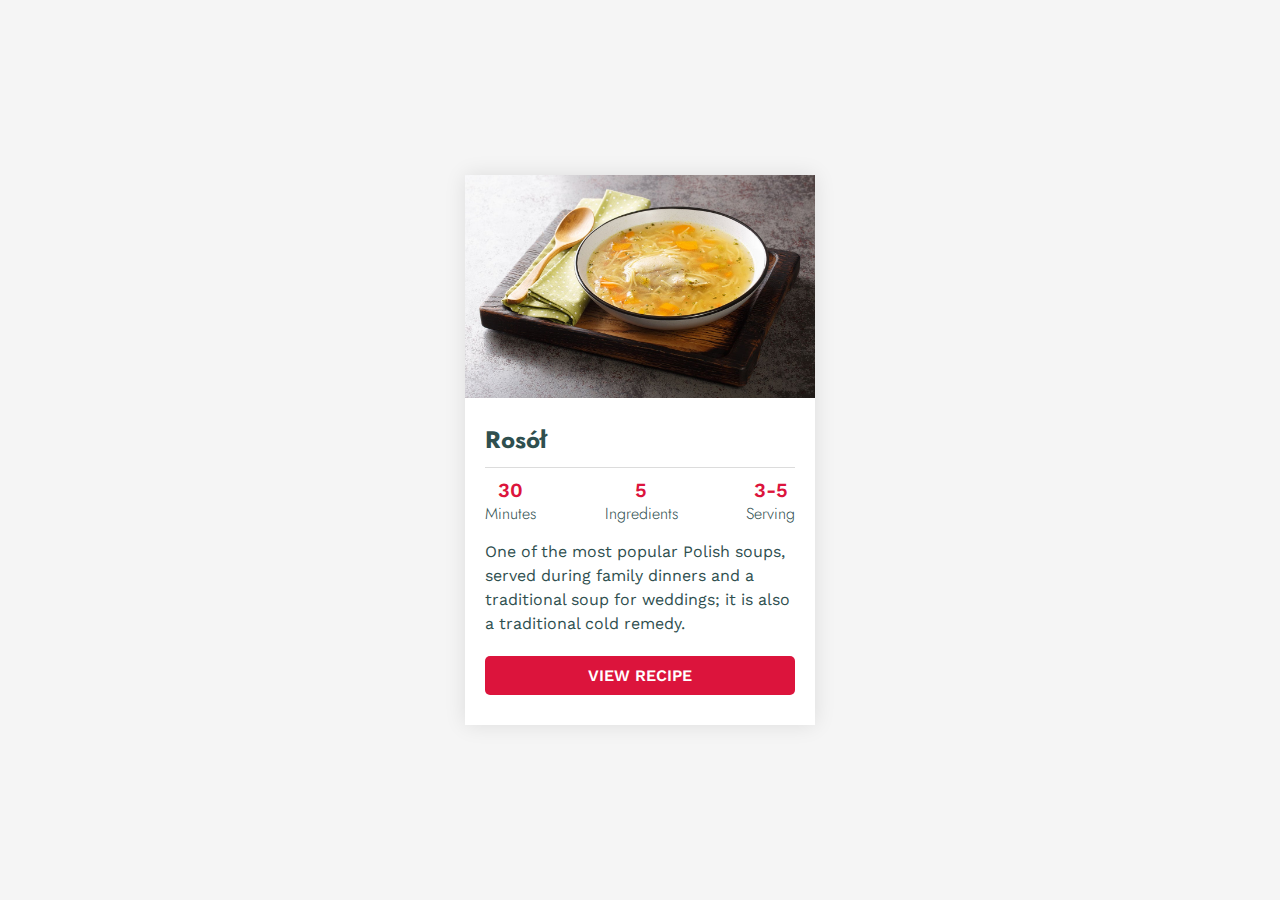
<file: recipe-card/index.html>
<!DOCTYPE html>
<html lang="en">
  <head>
    <meta charset="UTF-8">
    <meta name="viewport" content="width=device-width, initial-scale=1.0">
    <title>Recipe Card</title>
    <link rel="stylesheet" href="style.css">
  </head>
  <body class="main-content">
    <div class="recipe-card">
      <figure>
        <img class="recipe-image" src="rosol.jpg" alt="Rosół soup">
      </figure>
      <section class="recipe-content">
        <header>
          <h1 class="recipe-title">Rosół</h1>
        </header>
        <ul class="recipe-stats">
          <li class="stat-item">
            <span class="stat-value">30</span>
            <span class="stat-label">Minutes</span>
          </li>
          <li class="stat-item">
            <span class="stat-value">5</span>
            <span class="stat-label">Ingredients</span>
          </li>
          <li class="stat-item">
            <span class="stat-value">3-5</span>
            <span class="stat-label">Serving</span>
          </li>
        </ul>
        <p class="recipe-description">
          One of the most popular Polish soups, served during family dinners and
          a traditional soup for weddings; it is also a traditional cold remedy.
        </p>
        <footer>
          <a href="#" class="view-button">View recipe</a>
        </footer>
      </section>
    </div>
  </body>
</html>
</file>
<file: recipe-card/style.css>
@import url("https://fonts.googleapis.com/css2?family=Jost:ital,wght@0,100..900;1,100..900&family=Work+Sans:ital,wght@0,100..900;1,100..900&display=swap");

* {
  box-sizing: border-box;
  margin: 0;
  padding: 0;
}

.main-content {
  background-color: whitesmoke;
  font-family: "Work Sans", sans-serif;
  color: darkslategray;
  display: flex;
  justify-content: center;
  align-items: center;
  height: 100vh;
}

.recipe-card {
  width: 350px;
  background-color: white;
  box-shadow: 0 0 20px rgba(0, 0, 0, 0.1);
  transition: transform 200ms ease-in-out;
}

.recipe-card:hover {
  transform: translateY(-10px);
}

.recipe-image {
  width: 100%;
}

.recipe-content {
  padding: 20px;
}

.recipe-title {
  font-family: "Jost", sans-serif;
  font-size: 24px;
  margin: 0 0 10px 0;
  padding-bottom: 10px;
  border-bottom: 1px solid gainsboro;
}

.recipe-stats {
  display: flex;
  justify-content: space-between;
  list-style: none;
  text-align: center;
}

.stat-item {
  display: flex;
  flex-direction: column;
}

.stat-value {
  color: crimson;
  font-size: 20px;
  font-weight: 600;
}

.stat-label {
  font-family: "Jost", sans-serif;
  font-weight: 300;
}

.recipe-description {
  margin: 15px 0;
  line-height: 1.5;
}

.view-button {
  display: block;
  background-color: crimson;
  color: white;
  text-align: center;
  padding: 10px;
  border-radius: 5px;
  font-weight: 600;
  text-decoration: none;
  margin: 20px 0 10px 0;
  transition: background-color 0.3s;
  text-transform: uppercase;
}

.view-button:hover {
  background-color: lightcoral;
}
</file>
